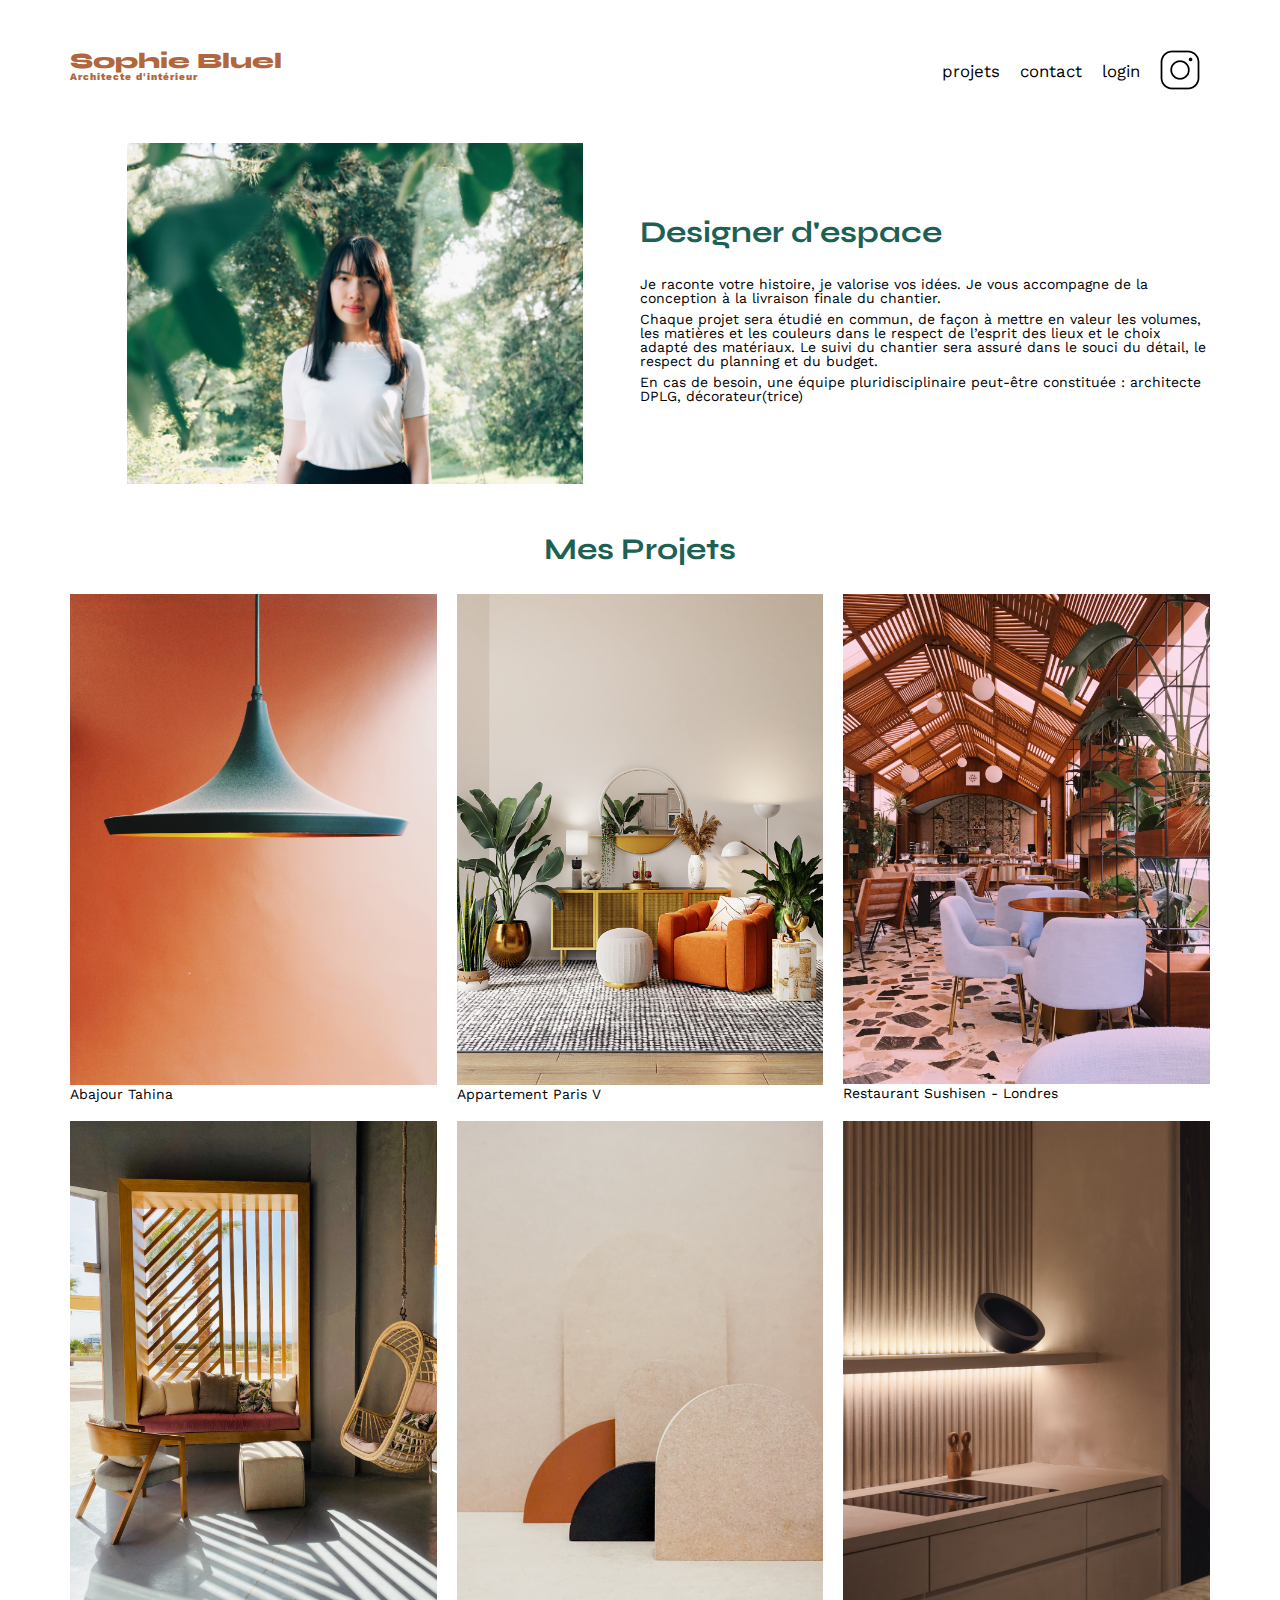
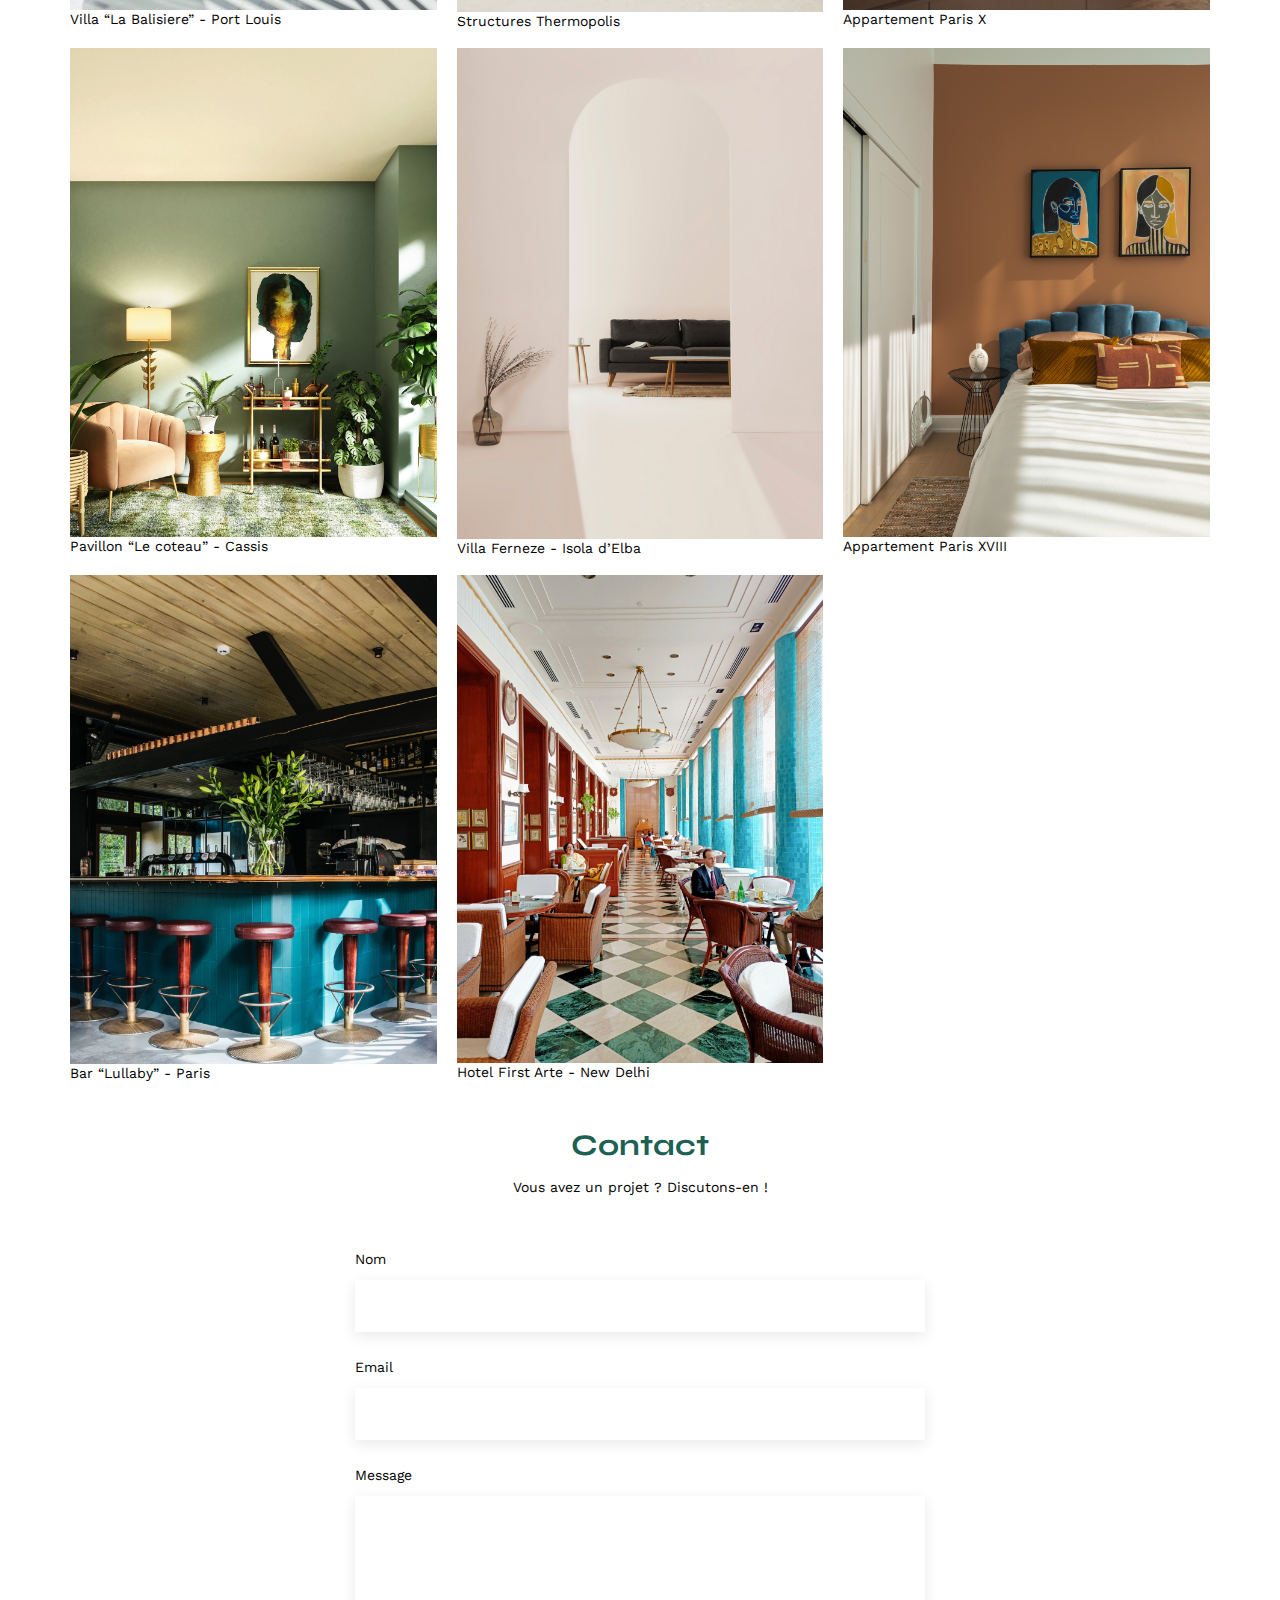
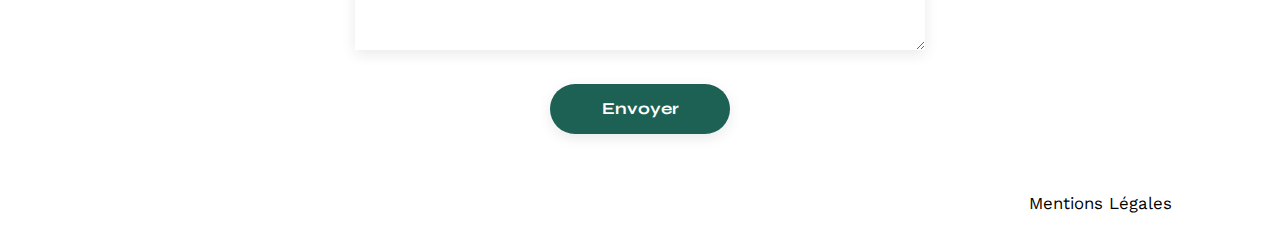
<file: FrontEnd/index.html>
<!DOCTYPE html>
<html lang="fr">
<head>
	<meta charset="UTF-8">
	<title>Sophie Bluel - Architecte d'intérieur</title>
	<meta name="viewport" content="width=device-width, initial-scale=1.0">
	<link rel="preconnect" href="https://fonts.googleapis.com">
	<link rel="preconnect" href="https://fonts.gstatic.com" crossorigin>
	<link href="https://fonts.googleapis.com/css2?family=Syne:wght@700;800&family=Work+Sans&display=swap" rel="stylesheet">
	<meta name="description" content="">
	<link rel="stylesheet" href="./assets/style.css">
</head>
<body>
<header>
	<h1>Sophie Bluel <span>Architecte d'intérieur</span></h1>
	<nav>
		<ul>
			<li>projets</li>
			<li>contact</li>
			<li>login</li>
			<li><img src="./assets/icons/instagram.png" alt="Instagram"></li>
		</ul>
	</nav>
</header>
<main>
	<section id="introduction">
		<figure>
			<img src="./assets/images/sophie-bluel.png" alt="">
		</figure>
		<article>
			<h2>Designer d'espace</h2>
			<p>Je raconte votre histoire, je valorise vos idées. Je vous accompagne de la conception à la livraison finale du chantier.</p>
			<p>Chaque projet sera étudié en commun, de façon à mettre en valeur les volumes, les matières et les couleurs dans le respect de l’esprit des lieux et le choix adapté des matériaux. Le suivi du chantier sera assuré dans le souci du détail, le respect du planning et du budget.</p>
			<p>En cas de besoin, une équipe pluridisciplinaire peut-être constituée : architecte DPLG, décorateur(trice)</p>
		</article>
	</section>
	<section id="portfolio">
		<h2>Mes Projets</h2>
		<div class="gallery">
			<figure>
				<img src="assets/images/abajour-tahina.png" alt="Abajour Tahina">
				<figcaption>Abajour Tahina</figcaption>
			</figure>
			<figure>
				<img src="assets/images/appartement-paris-v.png" alt="Appartement Paris V">
				<figcaption>Appartement Paris V</figcaption>
			</figure>
			<figure>
				<img src="assets/images/restaurant-sushisen-londres.png" alt="Restaurant Sushisen - Londres">
				<figcaption>Restaurant Sushisen - Londres</figcaption>
			</figure>
			<figure>
				<img src="assets/images/la-balisiere.png" alt="Villa “La Balisiere” - Port Louis">
				<figcaption>Villa “La Balisiere” - Port Louis</figcaption>
			</figure>
			<figure>
				<img src="assets/images/structures-thermopolis.png" alt="Structures Thermopolis">
				<figcaption>Structures Thermopolis</figcaption>
			</figure>
			<figure>
				<img src="assets/images/appartement-paris-x.png" alt="Appartement Paris X">
				<figcaption>Appartement Paris X</figcaption>
			</figure>
			<figure>
				<img src="assets/images/le-coteau-cassis.png" alt="Pavillon “Le coteau” - Cassis">
				<figcaption>Pavillon “Le coteau” - Cassis</figcaption>
			</figure>
			<figure>
				<img src="assets/images/villa-ferneze.png" alt="Villa Ferneze - Isola d’Elba">
				<figcaption>Villa Ferneze - Isola d’Elba</figcaption>
			</figure>
			<figure>
				<img src="assets/images/appartement-paris-xviii.png" alt="Appartement Paris XVIII">
				<figcaption>Appartement Paris XVIII</figcaption>
			</figure>
			<figure>
				<img src="assets/images/bar-lullaby-paris.png" alt="Bar “Lullaby” - Paris">
				<figcaption>Bar “Lullaby” - Paris</figcaption>
			</figure>
			<figure>
				<img src="assets/images/hotel-first-arte-new-delhi.png" alt="Hotel First Arte - New Delhi">
				<figcaption>Hotel First Arte - New Delhi</figcaption>
			</figure>
		</div>
	</section>
	<section id="contact">
		<h2>Contact</h2>
		<p>Vous avez un projet ? Discutons-en !</p>
		<form action="#" method="post">
			<label for="name">Nom</label>
			<input type="text" name="name" id="name">
			<label for="email">Email</label>
			<input type="email" name="email" id="email">
			<label for="message">Message</label>
			<textarea name="message" id="message" cols="30" rows="10"></textarea>
			<input type="submit" value="Envoyer">
		</form>
	</section>
</main>

<footer>
	<nav>
		<ul>
			<li>Mentions Légales</li>
		</ul>
	</nav>
</footer>
</body>
</html>
</file>
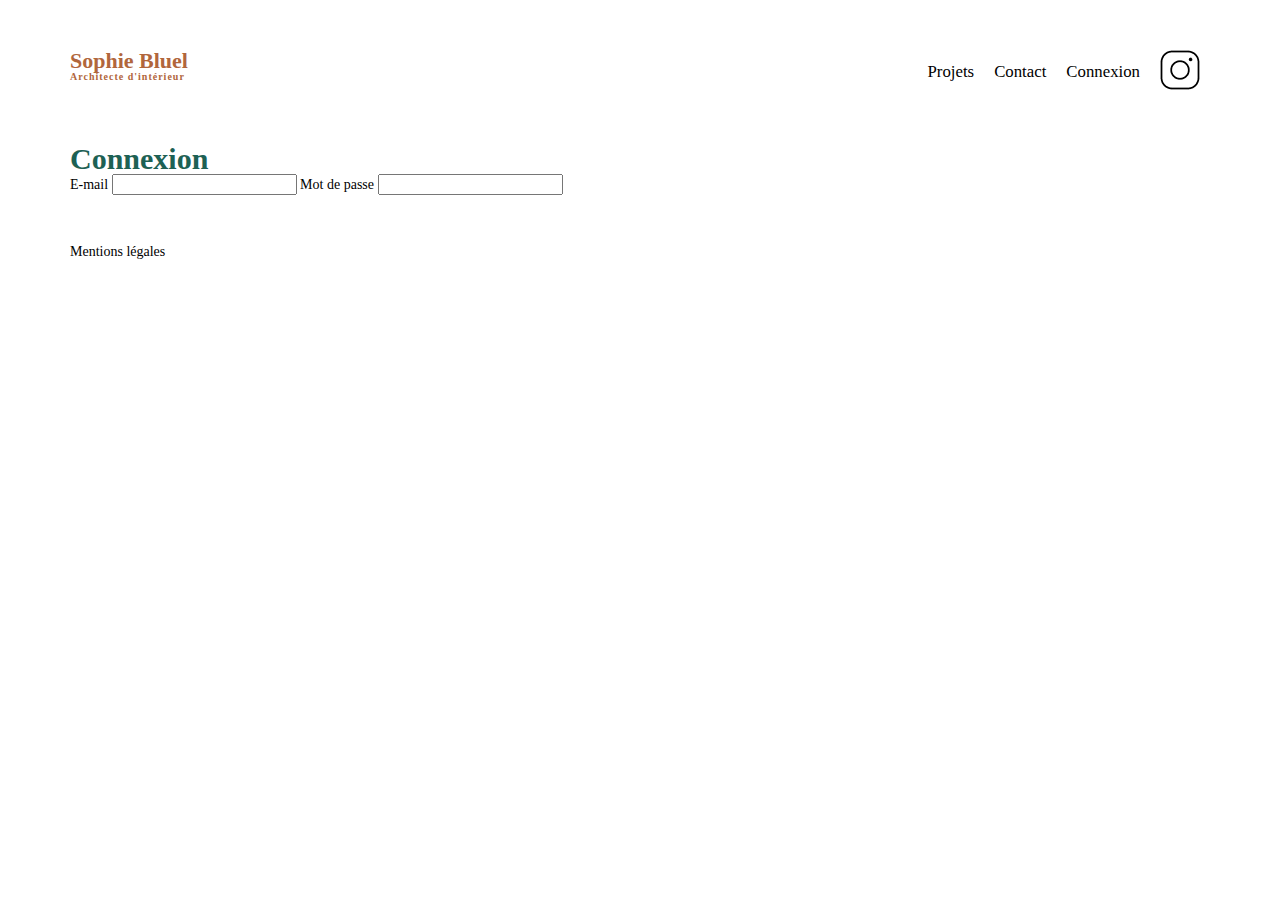
<file: FrontEnd/login.html>
<!DOCTYPE html>
<html lang="fr">
<head>
    <meta charset="UTF-8">
    <meta name="viewport" content="width=device-width, initial-scale=1.0">
    <title>Connexion - Sophie Bluel</title>
    <link rel="stylesheet" href="./assets/style.css">
</head>

    <body>
        <header>
            <h1>Sophie Bluel <span>Architecte d'intérieur</span></h1>
            <nav>
                <ul>
                    <li><a href="./index.html">Projets</a></li>
                    <li><a href="#">Contact</a></li>
                    <li><a href="./login.html">Connexion</a></li>
                    <li><img src="./assets/icons/instagram.png" alt="Instagram"></li>
                </ul>
            </nav>
        </header>
        <main>
            <section class="login-section">
                <h2>Connexion</h2>
                <form id="login-form" action="#" method="post">
                    <label for="email">E-mail</label>
                    <input type="email" id="email" name="email" required>
                    <label for="password">Mot de passe</label>
                    <input type="password" id="password" name="password" required>
                    </form>
            </section>
        </main>
        <footer>
            <p>Mentions légales</p>
        </footer>
    </body>
</html>
</file>
<file: FrontEnd/assets/style.css>
html, body, div, span, applet, object, iframe,
h1, h2, h3, h4, h5, h6, p, blockquote, pre,
a, abbr, acronym, address, big, cite, code,
del, dfn, em, img, ins, kbd, q, s, samp,
small, strike, strong, sub, sup, tt, var,
b, u, i, center,
dl, dt, dd, ol, ul, li,
fieldset, form, label, legend,
table, caption, tbody, tfoot, thead, tr, th, td,
article, aside, canvas, details, embed,
figure, figcaption, footer, header, hgroup,
menu, nav, output, ruby, section, summary,
time, mark, audio, video {
	margin: 0;
	padding: 0;
	border: 0;
	font-size: 100%;
	font: inherit;
	vertical-align: baseline;
}
article, aside, details, figcaption, figure,
footer, header, hgroup, menu, nav, section {
	display: block;
}
body {
	line-height: 1;
}
ol, ul {
	list-style: none;
}
blockquote, q {
	quotes: none;
}
blockquote:before, blockquote:after,
q:before, q:after {
	content: '';
	content: none;
}
table {
	border-collapse: collapse;
	border-spacing: 0;
}
html {
	scroll-behavior: smooth;
}
body {
	max-width: 1140px;
	margin:auto;
	font-family: 'Work Sans';
	font-size: 14px;
}
header {
	display: flex;
	justify-content: space-between;
	margin: 50px 0;
}
section {
	margin: 50px 0;
}
h1 {
	display: flex;
	flex-direction: column;
	font-family: 'Syne';
	font-size: 22px;
	font-weight: 800;
	color: #B1663C;
}
h1 > span {
	font-family: 'Work Sans';
	font-size:10px;
	letter-spacing: 0.1em;
}
h2 {
	font-family: 'Syne';
	font-weight: 700;
	font-size: 30px;
	color: #1D6154;
}
nav ul {
	display: flex;
	align-items: center;
	list-style-type: none;
}
nav li {
	padding: 0 10px;
	font-size: 1.2em;
}
li:hover {
	color: #B1663C;
}
a {
	text-decoration: none;
	color: inherit;
}
#introduction {
	display: flex;
	align-items: center;
}
#introduction figure {
	flex: 1;
}
#introduction img {
	display: block;
	margin: auto;
	width: 80%;
}
#introduction article {
	flex: 1;
}
#introduction h2 {
	margin-bottom: 1em;
}
#introduction p {
	margin-bottom: 0.5em;
}
#portfolio h2 {
	text-align: center;
	margin-bottom: 1em;
}
.edit-banner {
  background-color: #000;
  color: #fff;
  text-align: center;
  padding: 8px 0;
  font-family: "Work Sans", sans-serif;
  font-size: 14px;
}
.edit-btn {
  background: none;
  border: none;
  color: #1D6154;
  font-family: "Work Sans", sans-serif;
  font-size: 14px;
  cursor: pointer;
  margin-left: 10px;
}
.section-title {
  display: flex;
  justify-content: center;
  align-items: center;
  gap: 12px;
  margin-bottom: 20px;
}
.section-title .edit-btn {
  background: none;
  border: none;
  color: #1D6154;
  font-family: "Work Sans", sans-serif;
  font-size: 14px;
  cursor: pointer;
}


.modal {
  display: none;
  position: fixed;
  top: 0;
  left: 0;
  width: 100%;
  height: 100vh;
  background: rgba(0, 0, 0, 0.6);
  justify-content: center;
  align-items: center;
  z-index: 1000;
}

.modal.active {
  display: flex;
  justify-content: center;
  align-items: center;
}

.modal-wrapper {
  position: relative;
  background: #fff;
  border-radius: 10px;
  width: 600px;
  max-width: 90%;
  min-height: 650px;
  display: flex;
  flex-direction: column;
  justify-content: center;
  align-items: center;
  text-align: center;
  padding: 40px;
  box-sizing: border-box;
}

.modal-title {
  font-family: "Syne", sans-serif;
  font-size: 22px;
  color: #1D6154;
  margin-bottom: 25px;
}
.modal-close {
  position: absolute;
  top: 15px;
  right: 20px;
  border: none;
  background: none;
  font-size: 28px;
  cursor: pointer;
}
.modal-gallery {
  display: grid;
  grid-template-columns: repeat(5, 1fr);
  gap: 10px;
  margin-bottom: 25px;
}
.modal-gallery figure {
  position: relative;
}
.modal-gallery img {
  width: 100%;
  height: 100%;
  object-fit: cover;
}
.delete-icon {
  position: absolute;
  top: 5px;
  right: 5px;
  background: black;
  color: white;
  border-radius: 2px;
  padding: 4px;
  cursor: pointer;
  font-size: 0.8rem;
}
.modal-footer {
  border-top: 1px solid #B3B3B3;
  margin-top: 20px;
  padding-top: 20px;
}
.modal-add {
  border: none;
  border-radius: 20px;
  background: #1D6154;
  color: #fff;
  font-family: "Syne", sans-serif;
  padding: 10px 20px;
  cursor: pointer;
}
.modal-back {
  position: absolute;
  top: 25px;
  left: 25px;
  background: none;
  border: none;
  color: #1D6154;
  font-size: 22px;
  cursor: pointer;
}

.modal-add-form {
  display: flex;
  flex-direction: column;
  justify-content: center;
  align-items: center;
  gap: 20px;
  width: 100%;
  max-width: 420px;
  margin: auto;
}

.modal-gallery:has(form.modal-add-form) {
  display: flex !important;
  justify-content: center;
  align-items: center;
  flex-direction: column;
  height: 100%;
}


.upload-area {
  width: 450px;
  height: 170px;
  background: #E8F1F6;
  border-radius: 5px;
  display: flex;
  flex-direction: column;
  align-items: center;
  justify-content: center;
  overflow: hidden;
}
.upload-area img {
  width: 150px;
  height: 100%;
  object-fit: cover;
}
.upload-placeholder {
  display: flex;
  flex-direction: column;
  align-items: center;
  color: #B9C5CC;
  font-family: "Work Sans", sans-serif;
}
.upload-placeholder i {
  font-size: 55px;
  color: #B9C5CC;
  margin-bottom: 10px;
}
.upload-placeholder button {
  background-color: #CBD6DC;
  color: #306685;
  border: none;
  border-radius: 50px;
  padding: 10px 20px;
  cursor: pointer;
  font-family: "Work Sans", sans-serif;
  font-weight: 500;
  margin-bottom: 5px;
}
.upload-placeholder p {
  font-size: 10px;
}

.modal-add-form label {
  display: block;
  text-align: left;
  font-size: 14px;
  font-weight: 500;
  color: #1D6154;
  margin-bottom: 6px;
  margin-top: 10px;
  width: 100%;
}

.modal-add-form input[type="text"],
.modal-add-form select {
  width: 100%;
  height: 50px;
  border: none;
  background: #FFF;
  box-shadow: 0px 4px 14px rgba(0, 0, 0, 0.09);
  font-size: 14px;
  padding: 10px;
  border-radius: 5px;
}

.modal-add-form button[type="submit"] {
  width: 240px;
  height: 40px;
  background: #A7A7A7;
  border: none;
  color: white;
  font-family: "Syne", sans-serif;
  font-weight: 700;
  font-size: 14px;
  border-radius: 60px;
  cursor: pointer;
  margin-top: 15px;
}
.modal-add-form button[type="submit"].active {
  background-color: #1D6154;
}

.filtres {
  display: flex;
  justify-content: center;
  gap: 10px;
  margin-bottom: 40px;
}
.filtres button {
  border: 1px solid #1D6154;
  color: #1D6154;
  background-color: white;
  border-radius: 25px;
  padding: 8px 20px;
  font-family: 'Work Sans', sans-serif;
  font-size: 16px;
  cursor: pointer;
  transition: all 0.2s ease-in-out;
}
.filtres button:hover,
.filtres button.active {
  background-color: #1D6154;
  color: white;
}
.gallery {
	width: 100%;
	display: grid;
	grid-template-columns: 1fr 1fr 1fr;
	grid-column-gap: 20px;
	grid-row-gap: 20px;
}
.gallery img {
	width: 100%;
}
#contact {
	width: 50%;
	margin: auto;
}
#contact > * {
	text-align: center;
}
#contact h2 {
	margin-bottom: 20px;
}
#contact form {
	text-align: left;
	margin-top:30px;
	display: flex;
	flex-direction: column;
}
#contact input {
	height: 50px;
	font-size: 1.2em;
	border: none;
	box-shadow: 0px 4px 14px rgba(0, 0, 0, 0.09);
}
#contact label {
	margin: 2em 0 1em 0;
}
#contact textarea {
	border: none;
	box-shadow: 0px 4px 14px rgba(0, 0, 0, 0.09);
}
input[type="submit"] {
	font-family: 'Syne';
	font-weight: 700;
	color: white;
	background-color: #1D6154;
	margin : 2em auto;
	width: 180px;
	text-align: center;
	border-radius: 60px;
}
footer nav ul {
	display: flex;
	justify-content: flex-end;
	margin: 2em;
}
</file>
